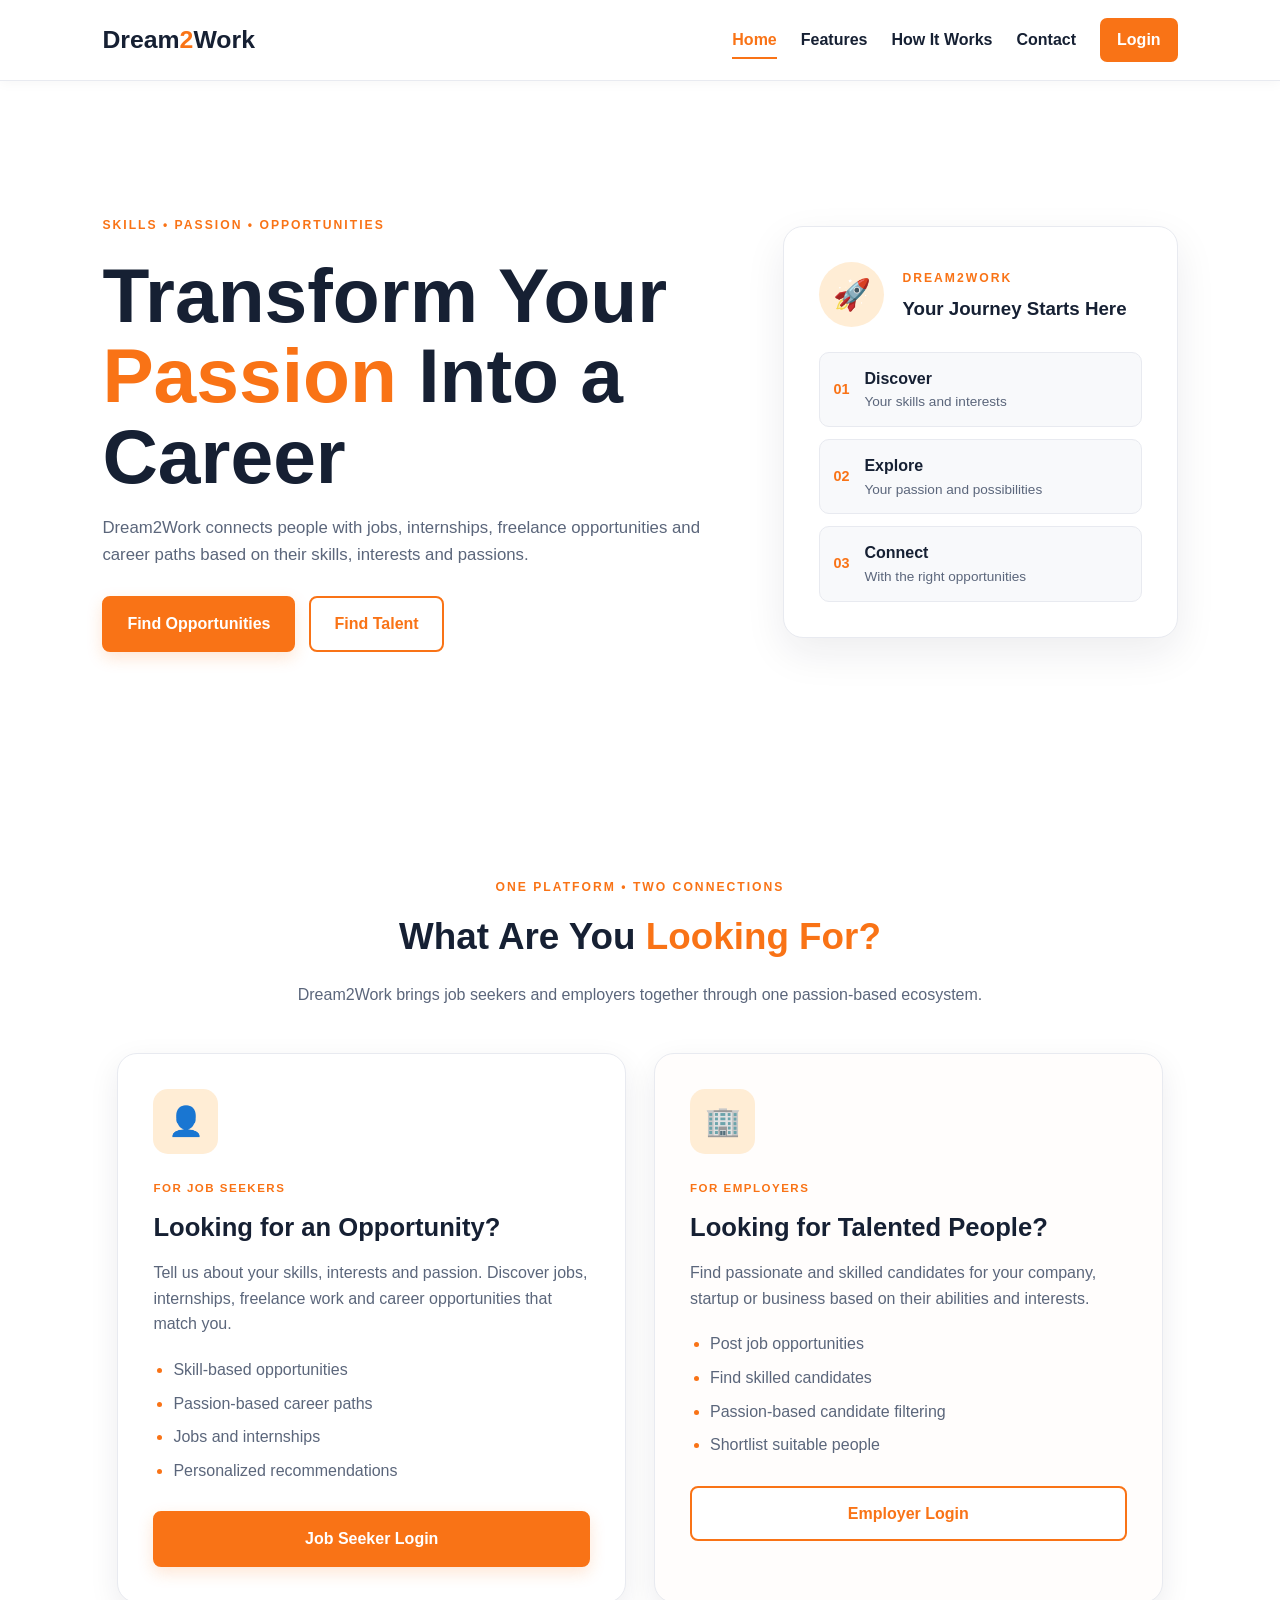
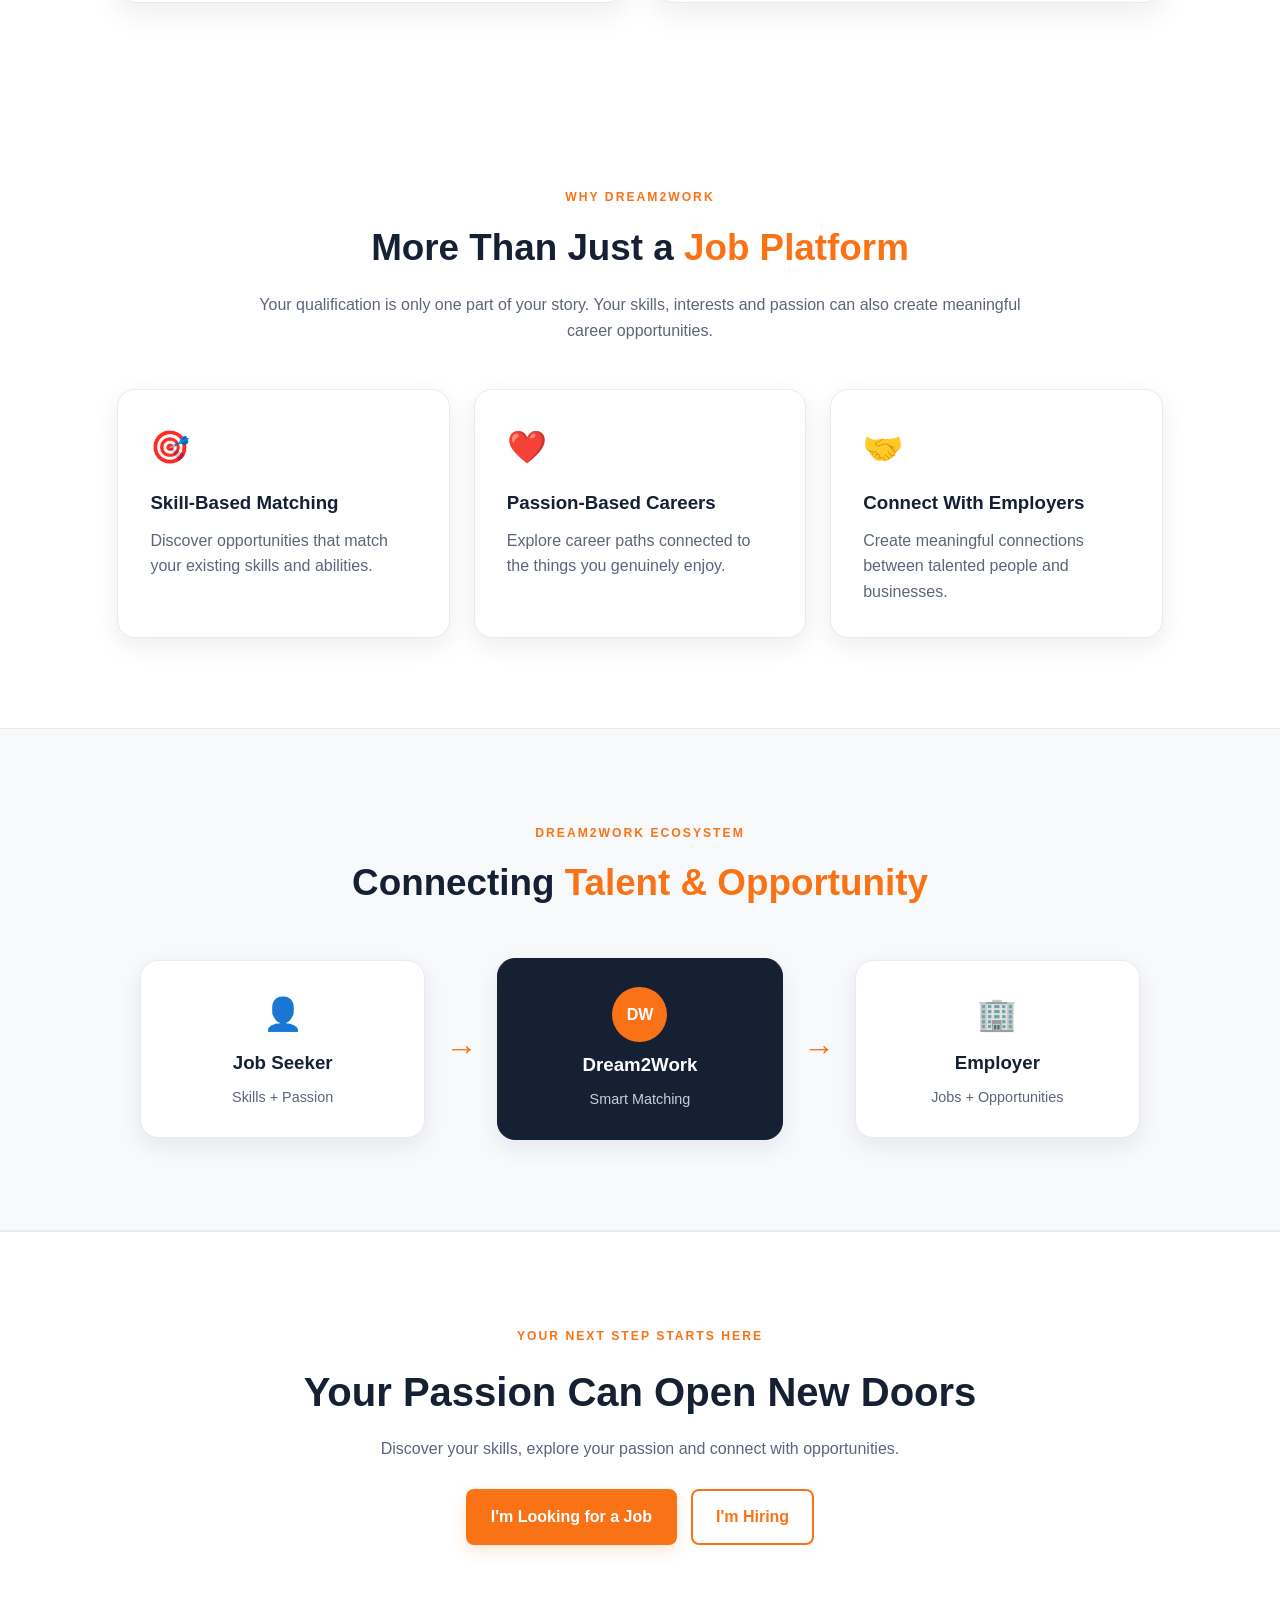
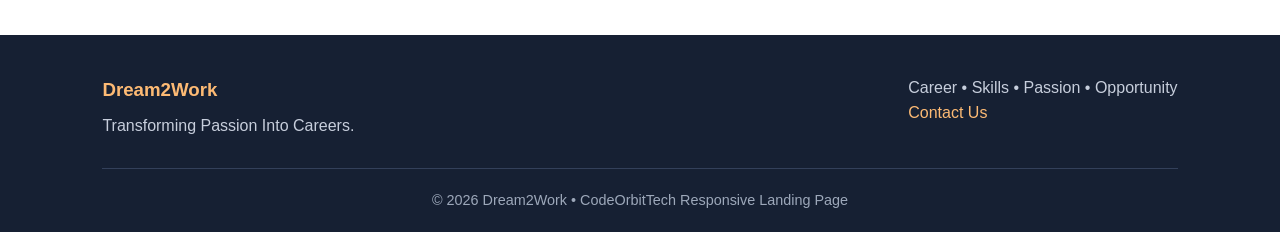
<file: index.html>
<!DOCTYPE html>
<html lang="en">
<head>
  <meta charset="UTF-8">
  <meta name="viewport" content="width=device-width, initial-scale=1.0">
  <title>Dream2Work - Transforming Passion Into Careers</title>
  <link rel="stylesheet" href="style.css">
</head>

<body>

  <!-- NAVBAR -->
  <header class="header">

    <a class="brand" href="index.html">
      Dream<span>2</span>Work
    </a>

    <nav>
      <a href="index.html" class="active">Home</a>
      <a href="features.html">Features</a>
      <a href="how-it-works.html">How It Works</a>
      <a href="contact.html">Contact</a>
      <a href="jobseeker-login.html" class="nav-login">Login</a>
    </nav>

  </header>


  <main>

    <!-- HERO -->
    <section class="hero">

      <div class="hero-content">

        <span class="badge">
          SKILLS • PASSION • OPPORTUNITIES
        </span>

        <h1>
          Transform Your
          <span>Passion</span>
          Into a Career
        </h1>

        <p>
          Dream2Work connects people with jobs, internships,
          freelance opportunities and career paths based on
          their skills, interests and passions.
        </p>

        <div class="hero-buttons">

          <a class="cta" href="jobseeker-login.html">
            Find Opportunities
          </a>

          <a class="secondary-btn" href="employer-login.html">
            Find Talent
          </a>

        </div>

      </div>


      <!-- HERO CARD -->
      <div class="hero-card">

        <div class="hero-card-top">
          <div class="hero-icon">🚀</div>

          <div>
            <span class="small-title">DREAM2WORK</span>
            <h3>Your Journey Starts Here</h3>
          </div>
        </div>


        <div class="journey">

          <div class="journey-item">
            <span>01</span>
            <div>
              <strong>Discover</strong>
              <p>Your skills and interests</p>
            </div>
          </div>

          <div class="journey-item">
            <span>02</span>
            <div>
              <strong>Explore</strong>
              <p>Your passion and possibilities</p>
            </div>
          </div>

          <div class="journey-item">
            <span>03</span>
            <div>
              <strong>Connect</strong>
              <p>With the right opportunities</p>
            </div>
          </div>

        </div>

      </div>

    </section>


    <!-- DUAL LOGIN SECTION -->
    <section class="section login-section">

      <div class="section-heading">

        <span class="small-title">
          ONE PLATFORM • TWO CONNECTIONS
        </span>

        <h2>
          What Are You
          <span>Looking For?</span>
        </h2>

        <p>
          Dream2Work brings job seekers and employers
          together through one passion-based ecosystem.
        </p>

      </div>


      <div class="login-cards">

        <!-- JOB SEEKER -->
        <div class="login-card">

          <div class="login-icon">
            👤
          </div>

          <span class="card-label">
            FOR JOB SEEKERS
          </span>

          <h3>
            Looking for an Opportunity?
          </h3>

          <p>
            Tell us about your skills, interests and passion.
            Discover jobs, internships, freelance work and
            career opportunities that match you.
          </p>

          <ul>
            <li>Skill-based opportunities</li>
            <li>Passion-based career paths</li>
            <li>Jobs and internships</li>
            <li>Personalized recommendations</li>
          </ul>

          <a class="cta full-btn" href="jobseeker-login.html">
            Job Seeker Login
          </a>

        </div>


        <!-- EMPLOYER -->
        <div class="login-card employer-card">

          <div class="login-icon">
            🏢
          </div>

          <span class="card-label">
            FOR EMPLOYERS
          </span>

          <h3>
            Looking for Talented People?
          </h3>

          <p>
            Find passionate and skilled candidates for
            your company, startup or business based on
            their abilities and interests.
          </p>

          <ul>
            <li>Post job opportunities</li>
            <li>Find skilled candidates</li>
            <li>Passion-based candidate filtering</li>
            <li>Shortlist suitable people</li>
          </ul>

          <a class="secondary-btn full-btn" href="employer-login.html">
            Employer Login
          </a>

        </div>

      </div>

    </section>


    <!-- WHY DREAM2WORK -->
    <section class="section">

      <div class="section-heading">

        <span class="small-title">
          WHY DREAM2WORK
        </span>

        <h2>
          More Than Just a
          <span>Job Platform</span>
        </h2>

        <p>
          Your qualification is only one part of your story.
          Your skills, interests and passion can also create
          meaningful career opportunities.
        </p>

      </div>


      <div class="home-cards">

        <div class="feature">

          <div class="icon">🎯</div>

          <h3>
            Skill-Based Matching
          </h3>

          <p>
            Discover opportunities that match your
            existing skills and abilities.
          </p>

        </div>


        <div class="feature">

          <div class="icon">❤️</div>

          <h3>
            Passion-Based Careers
          </h3>

          <p>
            Explore career paths connected to the
            things you genuinely enjoy.
          </p>

        </div>


        <div class="feature">

          <div class="icon">🤝</div>

          <h3>
            Connect With Employers
          </h3>

          <p>
            Create meaningful connections between
            talented people and businesses.
          </p>

        </div>

      </div>

    </section>


    <!-- CONNECTION FLOW -->
    <section class="connection-section">

      <div class="section-heading">

        <span class="small-title">
          DREAM2WORK ECOSYSTEM
        </span>

        <h2>
          Connecting
          <span>Talent & Opportunity</span>
        </h2>

      </div>


      <div class="connection-flow">

        <div class="flow-box">
          <span>👤</span>
          <h3>Job Seeker</h3>
          <p>Skills + Passion</p>
        </div>

        <div class="flow-arrow">
          →
        </div>

        <div class="flow-center">
          <span>DW</span>
          <h3>Dream2Work</h3>
          <p>Smart Matching</p>
        </div>

        <div class="flow-arrow">
          →
        </div>

        <div class="flow-box">
          <span>🏢</span>
          <h3>Employer</h3>
          <p>Jobs + Opportunities</p>
        </div>

      </div>

    </section>


    <!-- CTA -->
    <section class="cta-section">

      <span class="small-title">
        YOUR NEXT STEP STARTS HERE
      </span>

      <h2>
        Your Passion Can Open New Doors
      </h2>

      <p>
        Discover your skills, explore your passion and
        connect with opportunities.
      </p>

      <div class="hero-buttons center-buttons">

        <a class="cta" href="jobseeker-login.html">
          I'm Looking for a Job
        </a>

        <a class="secondary-btn" href="employer-login.html">
          I'm Hiring
        </a>

      </div>

    </section>

  </main>


  <!-- FOOTER -->
  <footer>

    <div class="footer-content">

      <div>
        <h3>Dream2Work</h3>
        <p>
          Transforming Passion Into Careers.
        </p>
      </div>

      <div>
        <p>
          Career • Skills • Passion • Opportunity
        </p>

        <p>
          <a href="contact.html">
            Contact Us
          </a>
        </p>
      </div>

    </div>


    <div class="footer-bottom">

      <p>
        © 2026 Dream2Work • CodeOrbitTech Responsive Landing Page
      </p>

    </div>

  </footer>

</body>
</html>
</file>
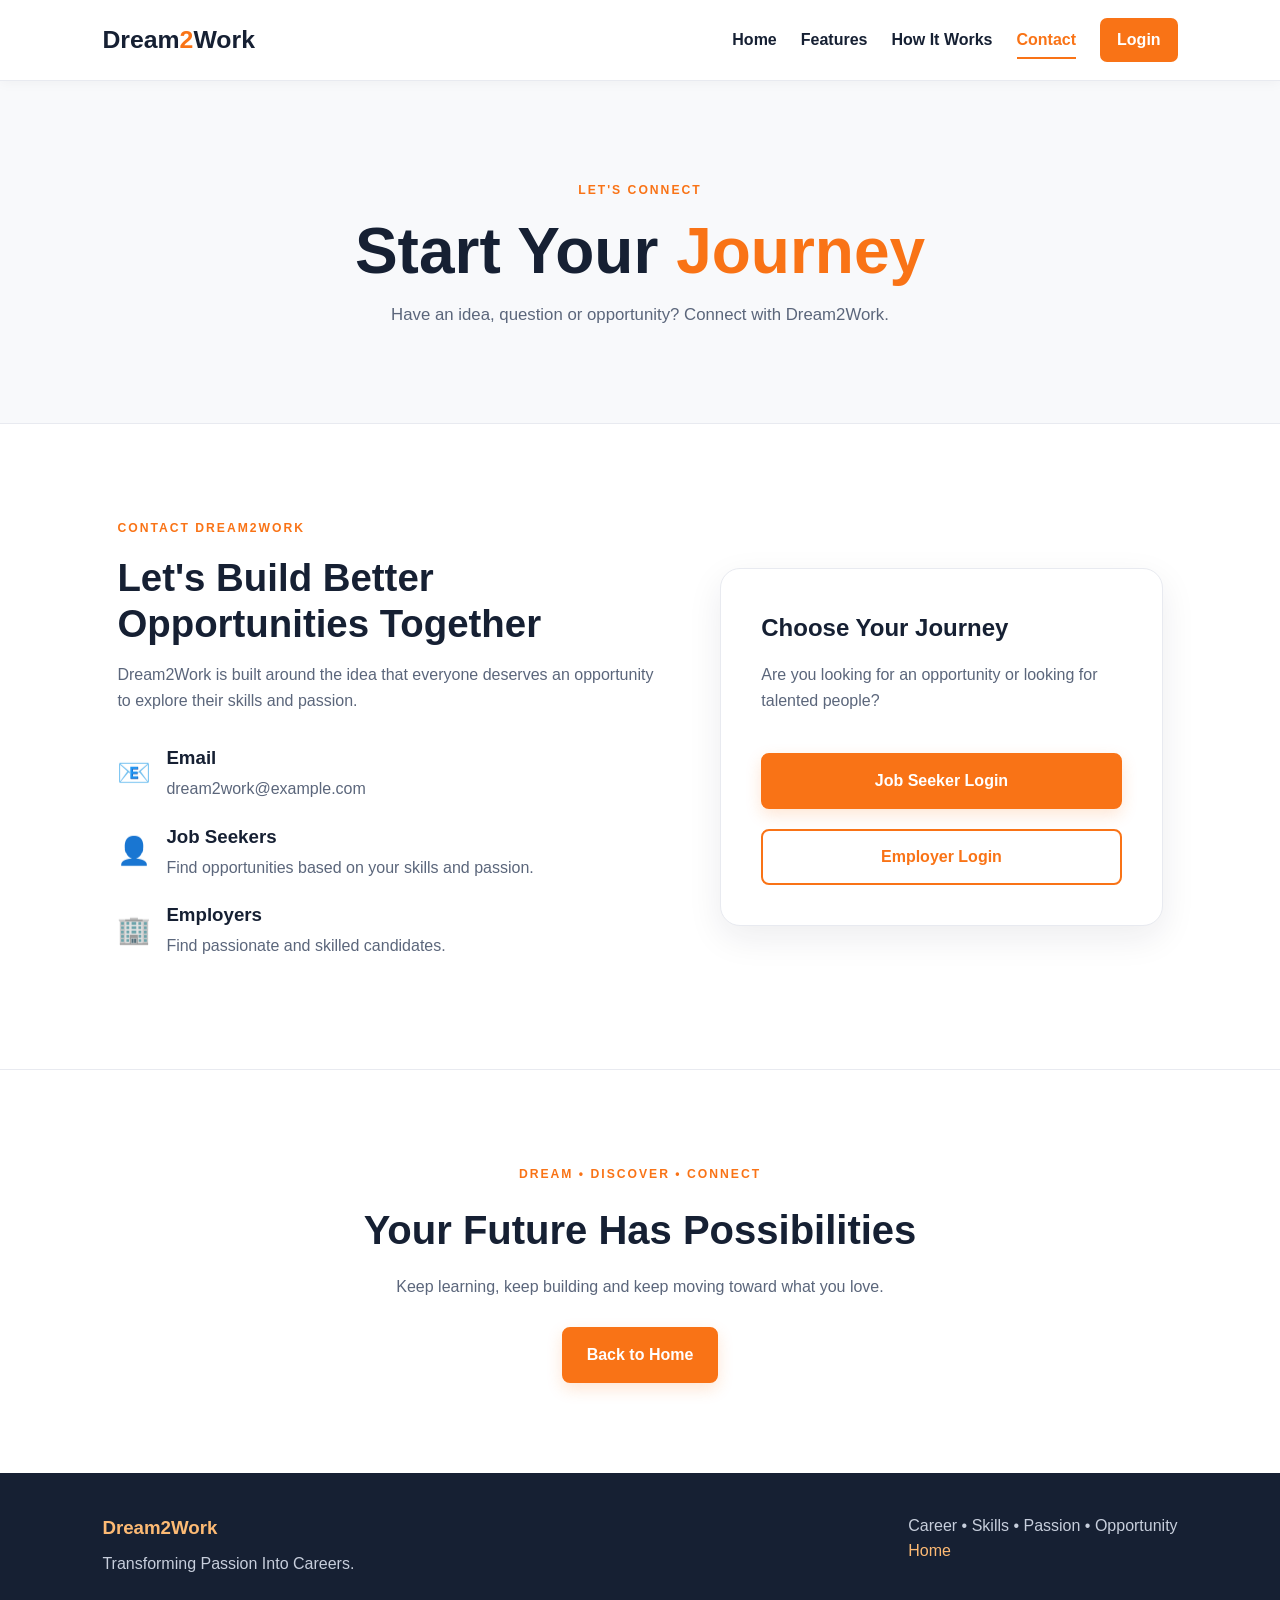
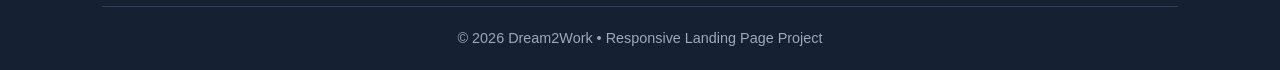
<file: contact.html>
<!DOCTYPE html>
<html lang="en">

<head>

  <meta charset="UTF-8">

  <meta name="viewport"
        content="width=device-width, initial-scale=1.0">

  <title>Dream2Work - Contact</title>

  <link rel="stylesheet" href="style.css">

</head>

<body>


  <!-- NAVBAR -->

  <header class="header">

    <a class="brand" href="index.html">
      Dream<span>2</span>Work
    </a>

    <nav>

      <a href="index.html">
        Home
      </a>

      <a href="features.html">
        Features
      </a>

      <a href="how-it-works.html">
        How It Works
      </a>

      <a href="contact.html"
         class="active">
        Contact
      </a>

      <a href="jobseeker-login.html"
         class="nav-login">
        Login
      </a>

    </nav>

  </header>


  <main>


    <!-- HERO -->

    <section class="page-hero">

      <span class="small-title">
        LET'S CONNECT
      </span>

      <h1>
        Start Your
        <span>Journey</span>
      </h1>

      <p>
        Have an idea, question or opportunity?
        Connect with Dream2Work.
      </p>

    </section>


    <!-- CONTACT -->

    <section class="section contact-section">

      <div class="contact-grid">


        <div class="contact-info">

          <span class="small-title">
            CONTACT DREAM2WORK
          </span>

          <h2>
            Let's Build Better Opportunities Together
          </h2>

          <p>
            Dream2Work is built around the idea that
            everyone deserves an opportunity to explore
            their skills and passion.
          </p>


          <div class="contact-item">

            <span>
              📧
            </span>

            <div>

              <h3>
                Email
              </h3>

              <p>
                dream2work@example.com
              </p>

            </div>

          </div>


          <div class="contact-item">

            <span>
              👤
            </span>

            <div>

              <h3>
                Job Seekers
              </h3>

              <p>
                Find opportunities based on your skills
                and passion.
              </p>

            </div>

          </div>


          <div class="contact-item">

            <span>
              🏢
            </span>

            <div>

              <h3>
                Employers
              </h3>

              <p>
                Find passionate and skilled candidates.
              </p>

            </div>

          </div>

        </div>


        <div class="contact-card">

          <h2>
            Choose Your Journey
          </h2>

          <p>
            Are you looking for an opportunity or
            looking for talented people?
          </p>


          <a class="cta full-btn"
             href="jobseeker-login.html">
            Job Seeker Login
          </a>


          <a class="secondary-btn full-btn"
             href="employer-login.html">
            Employer Login
          </a>

        </div>

      </div>

    </section>


    <!-- CTA -->

    <section class="cta-section">

      <span class="small-title">
        DREAM • DISCOVER • CONNECT
      </span>

      <h2>
        Your Future Has Possibilities
      </h2>

      <p>
        Keep learning, keep building and keep moving
        toward what you love.
      </p>

      <a class="cta"
         href="index.html">
        Back to Home
      </a>

    </section>


  </main>


  <!-- FOOTER -->

  <footer>

    <div class="footer-content">

      <div>

        <h3>
          Dream2Work
        </h3>

        <p>
          Transforming Passion Into Careers.
        </p>

      </div>


      <div>

        <p>
          Career • Skills • Passion • Opportunity
        </p>

        <p>
          <a href="index.html">
            Home
          </a>
        </p>

      </div>

    </div>


    <div class="footer-bottom">

      <p>
        © 2026 Dream2Work • Responsive Landing Page Project
      </p>

    </div>

  </footer>


</body>
</html>
</file>
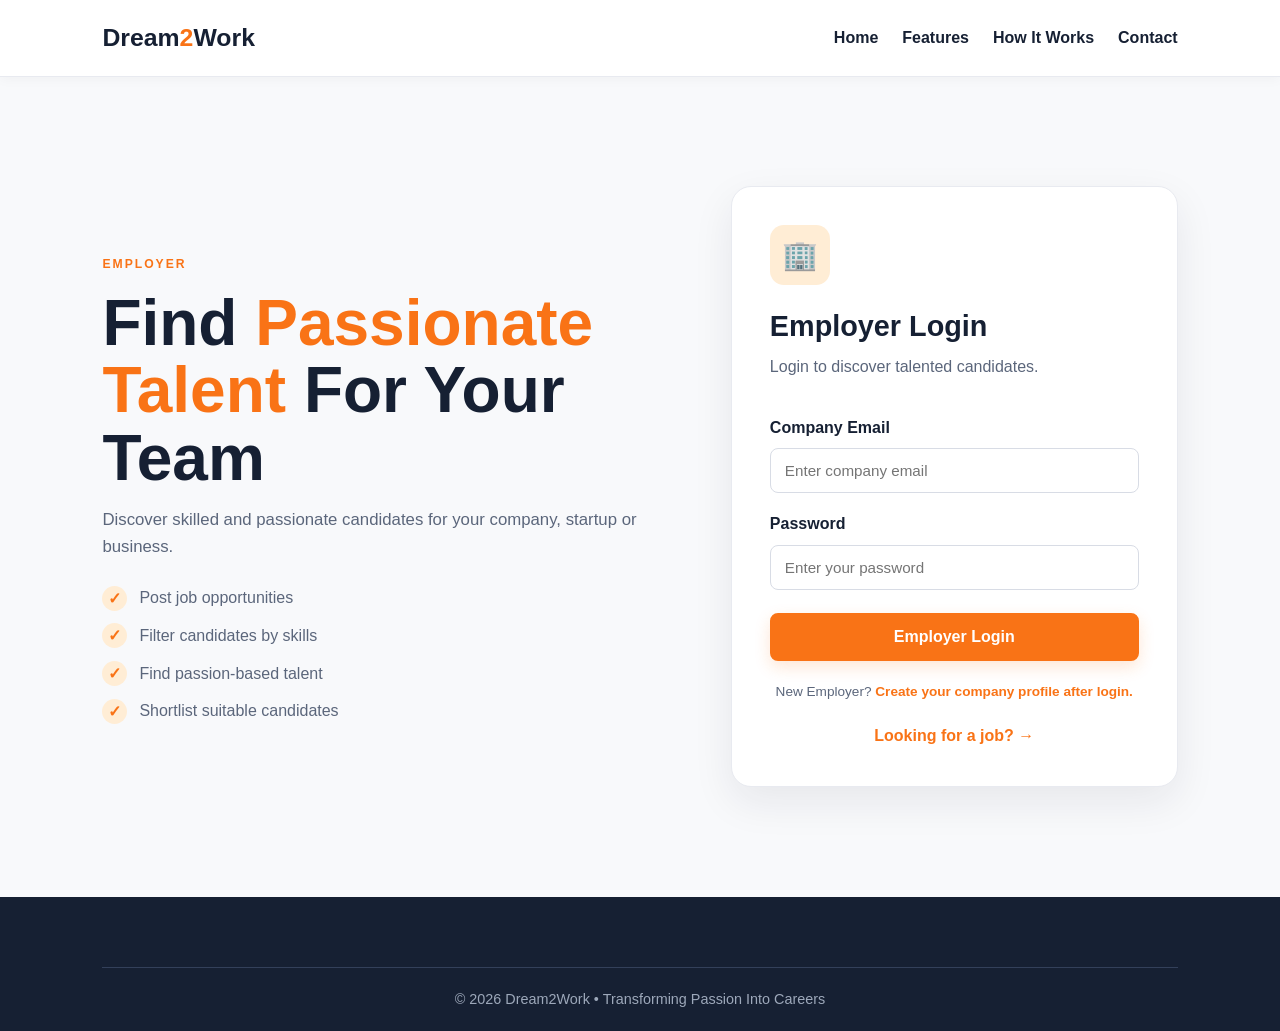
<file: employer-login.html>
<!DOCTYPE html>
<html lang="en">

<head>

  <meta charset="UTF-8">

  <meta name="viewport"
        content="width=device-width, initial-scale=1.0">

  <title>Dream2Work - Employer Login</title>

  <link rel="stylesheet" href="style.css">

</head>

<body>


  <!-- NAVBAR -->

  <header class="header">

    <a class="brand" href="index.html">
      Dream<span>2</span>Work
    </a>

    <nav>

      <a href="index.html">
        Home
      </a>

      <a href="features.html">
        Features
      </a>

      <a href="how-it-works.html">
        How It Works
      </a>

      <a href="contact.html">
        Contact
      </a>

    </nav>

  </header>


  <main class="login-page">


    <div class="login-container">


      <!-- LEFT -->

      <div class="login-intro employer-intro">

        <span class="small-title">
          EMPLOYER
        </span>

        <h1>
          Find
          <span>Passionate Talent</span>
          For Your Team
        </h1>

        <p>
          Discover skilled and passionate candidates
          for your company, startup or business.
        </p>


        <div class="login-benefits">

          <div>
            <span>✓</span>
            <p>Post job opportunities</p>
          </div>

          <div>
            <span>✓</span>
            <p>Filter candidates by skills</p>
          </div>

          <div>
            <span>✓</span>
            <p>Find passion-based talent</p>
          </div>

          <div>
            <span>✓</span>
            <p>Shortlist suitable candidates</p>
          </div>

        </div>

      </div>


      <!-- LOGIN FORM -->

      <div class="auth-card">

        <div class="auth-icon employer-auth-icon">
          🏢
        </div>

        <h2>
          Employer Login
        </h2>

        <p class="auth-subtitle">
          Login to discover talented candidates.
        </p>


        <form>

          <label for="company-email">
            Company Email
          </label>

          <input
            type="email"
            id="company-email"
            placeholder="Enter company email"
            required
          >


          <label for="company-password">
            Password
          </label>

          <input
            type="password"
            id="company-password"
            placeholder="Enter your password"
            required
          >


          <button type="submit"
                  class="cta auth-button">
            Employer Login
          </button>

        </form>


        <p class="auth-note">
          New Employer?
          <span>Create your company profile after login.</span>
        </p>


        <a href="jobseeker-login.html"
           class="switch-login">
          Looking for a job? →
        </a>

      </div>

    </div>


  </main>


  <footer>

    <div class="footer-bottom">

      <p>
        © 2026 Dream2Work • Transforming Passion Into Careers
      </p>

    </div>

  </footer>


</body>
</html>
</file>
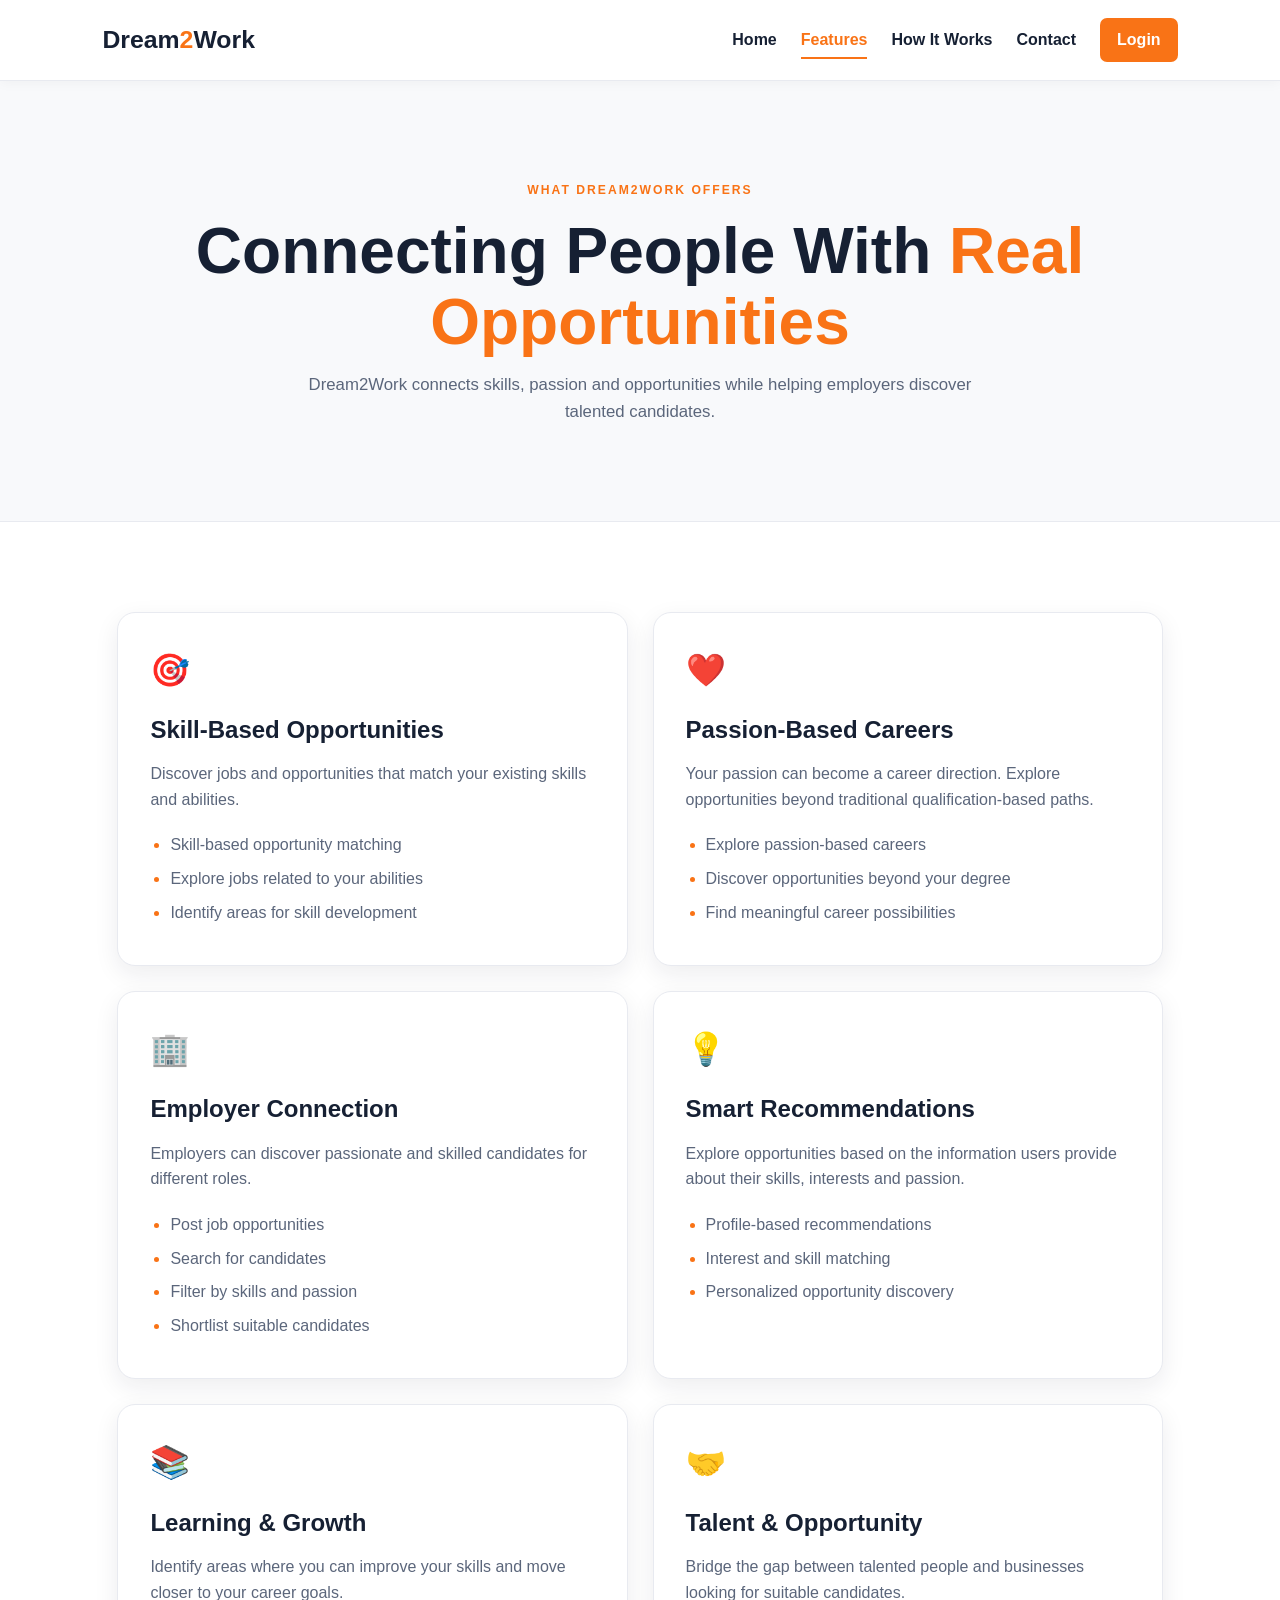
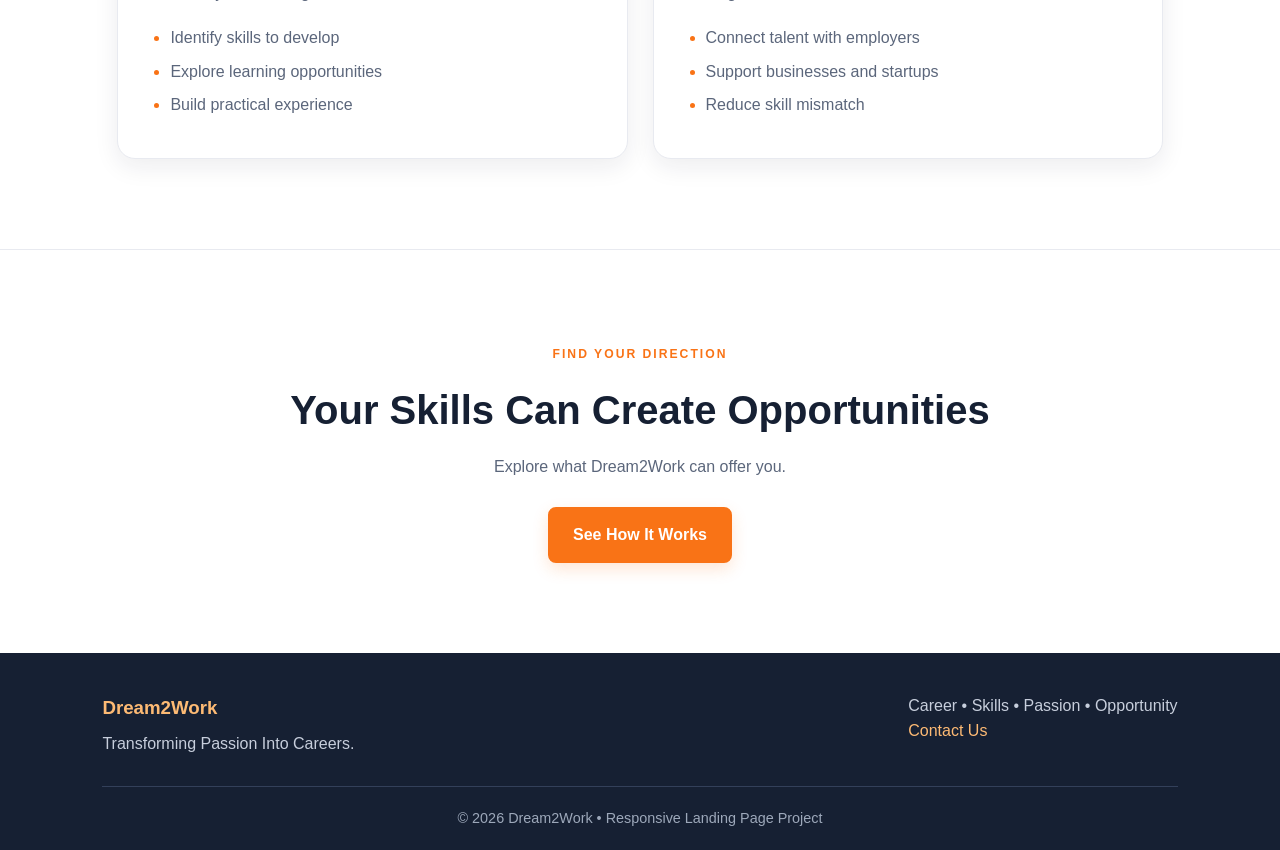
<file: features.html>
<!DOCTYPE html>
<html lang="en">

<head>
  <meta charset="UTF-8">
  <meta name="viewport" content="width=device-width, initial-scale=1.0">

  <title>Dream2Work - Features</title>

  <link rel="stylesheet" href="style.css">
</head>

<body>

  <!-- NAVBAR -->
  <header class="header">

    <a class="brand" href="index.html">
      Dream<span>2</span>Work
    </a>

    <nav>
      <a href="index.html">Home</a>
      <a href="features.html" class="active">Features</a>
      <a href="how-it-works.html">How It Works</a>
      <a href="contact.html">Contact</a>
      <a href="jobseeker-login.html" class="nav-login">Login</a>
    </nav>

  </header>


  <main>

    <!-- PAGE HERO -->
    <section class="page-hero">

      <span class="small-title">
        WHAT DREAM2WORK OFFERS
      </span>

      <h1>
        Connecting People With
        <span>Real Opportunities</span>
      </h1>

      <p>
        Dream2Work connects skills, passion and opportunities
        while helping employers discover talented candidates.
      </p>

    </section>


    <!-- FEATURES -->
    <section class="section">

      <div class="feature-page-grid">


        <div class="feature large-feature">

          <div class="icon">🎯</div>

          <h2>
            Skill-Based Opportunities
          </h2>

          <p>
            Discover jobs and opportunities that match
            your existing skills and abilities.
          </p>

          <ul>
            <li>Skill-based opportunity matching</li>
            <li>Explore jobs related to your abilities</li>
            <li>Identify areas for skill development</li>
          </ul>

        </div>


        <div class="feature large-feature">

          <div class="icon">❤️</div>

          <h2>
            Passion-Based Careers
          </h2>

          <p>
            Your passion can become a career direction.
            Explore opportunities beyond traditional
            qualification-based paths.
          </p>

          <ul>
            <li>Explore passion-based careers</li>
            <li>Discover opportunities beyond your degree</li>
            <li>Find meaningful career possibilities</li>
          </ul>

        </div>


        <div class="feature large-feature">

          <div class="icon">🏢</div>

          <h2>
            Employer Connection
          </h2>

          <p>
            Employers can discover passionate and skilled
            candidates for different roles.
          </p>

          <ul>
            <li>Post job opportunities</li>
            <li>Search for candidates</li>
            <li>Filter by skills and passion</li>
            <li>Shortlist suitable candidates</li>
          </ul>

        </div>


        <div class="feature large-feature">

          <div class="icon">💡</div>

          <h2>
            Smart Recommendations
          </h2>

          <p>
            Explore opportunities based on the information
            users provide about their skills, interests
            and passion.
          </p>

          <ul>
            <li>Profile-based recommendations</li>
            <li>Interest and skill matching</li>
            <li>Personalized opportunity discovery</li>
          </ul>

        </div>


        <div class="feature large-feature">

          <div class="icon">📚</div>

          <h2>
            Learning & Growth
          </h2>

          <p>
            Identify areas where you can improve your
            skills and move closer to your career goals.
          </p>

          <ul>
            <li>Identify skills to develop</li>
            <li>Explore learning opportunities</li>
            <li>Build practical experience</li>
          </ul>

        </div>


        <div class="feature large-feature">

          <div class="icon">🤝</div>

          <h2>
            Talent & Opportunity
          </h2>

          <p>
            Bridge the gap between talented people and
            businesses looking for suitable candidates.
          </p>

          <ul>
            <li>Connect talent with employers</li>
            <li>Support businesses and startups</li>
            <li>Reduce skill mismatch</li>
          </ul>

        </div>

      </div>

    </section>


    <!-- CTA -->
    <section class="cta-section">

      <span class="small-title">
        FIND YOUR DIRECTION
      </span>

      <h2>
        Your Skills Can Create Opportunities
      </h2>

      <p>
        Explore what Dream2Work can offer you.
      </p>

      <a class="cta" href="how-it-works.html">
        See How It Works
      </a>

    </section>

  </main>


  <!-- FOOTER -->
  <footer>

    <div class="footer-content">

      <div>
        <h3>Dream2Work</h3>
        <p>
          Transforming Passion Into Careers.
        </p>
      </div>

      <div>
        <p>
          Career • Skills • Passion • Opportunity
        </p>

        <p>
          <a href="contact.html">
            Contact Us
          </a>
        </p>
      </div>

    </div>

    <div class="footer-bottom">
      <p>
        © 2026 Dream2Work • Responsive Landing Page Project
      </p>
    </div>

  </footer>

</body>
</html>
</file>
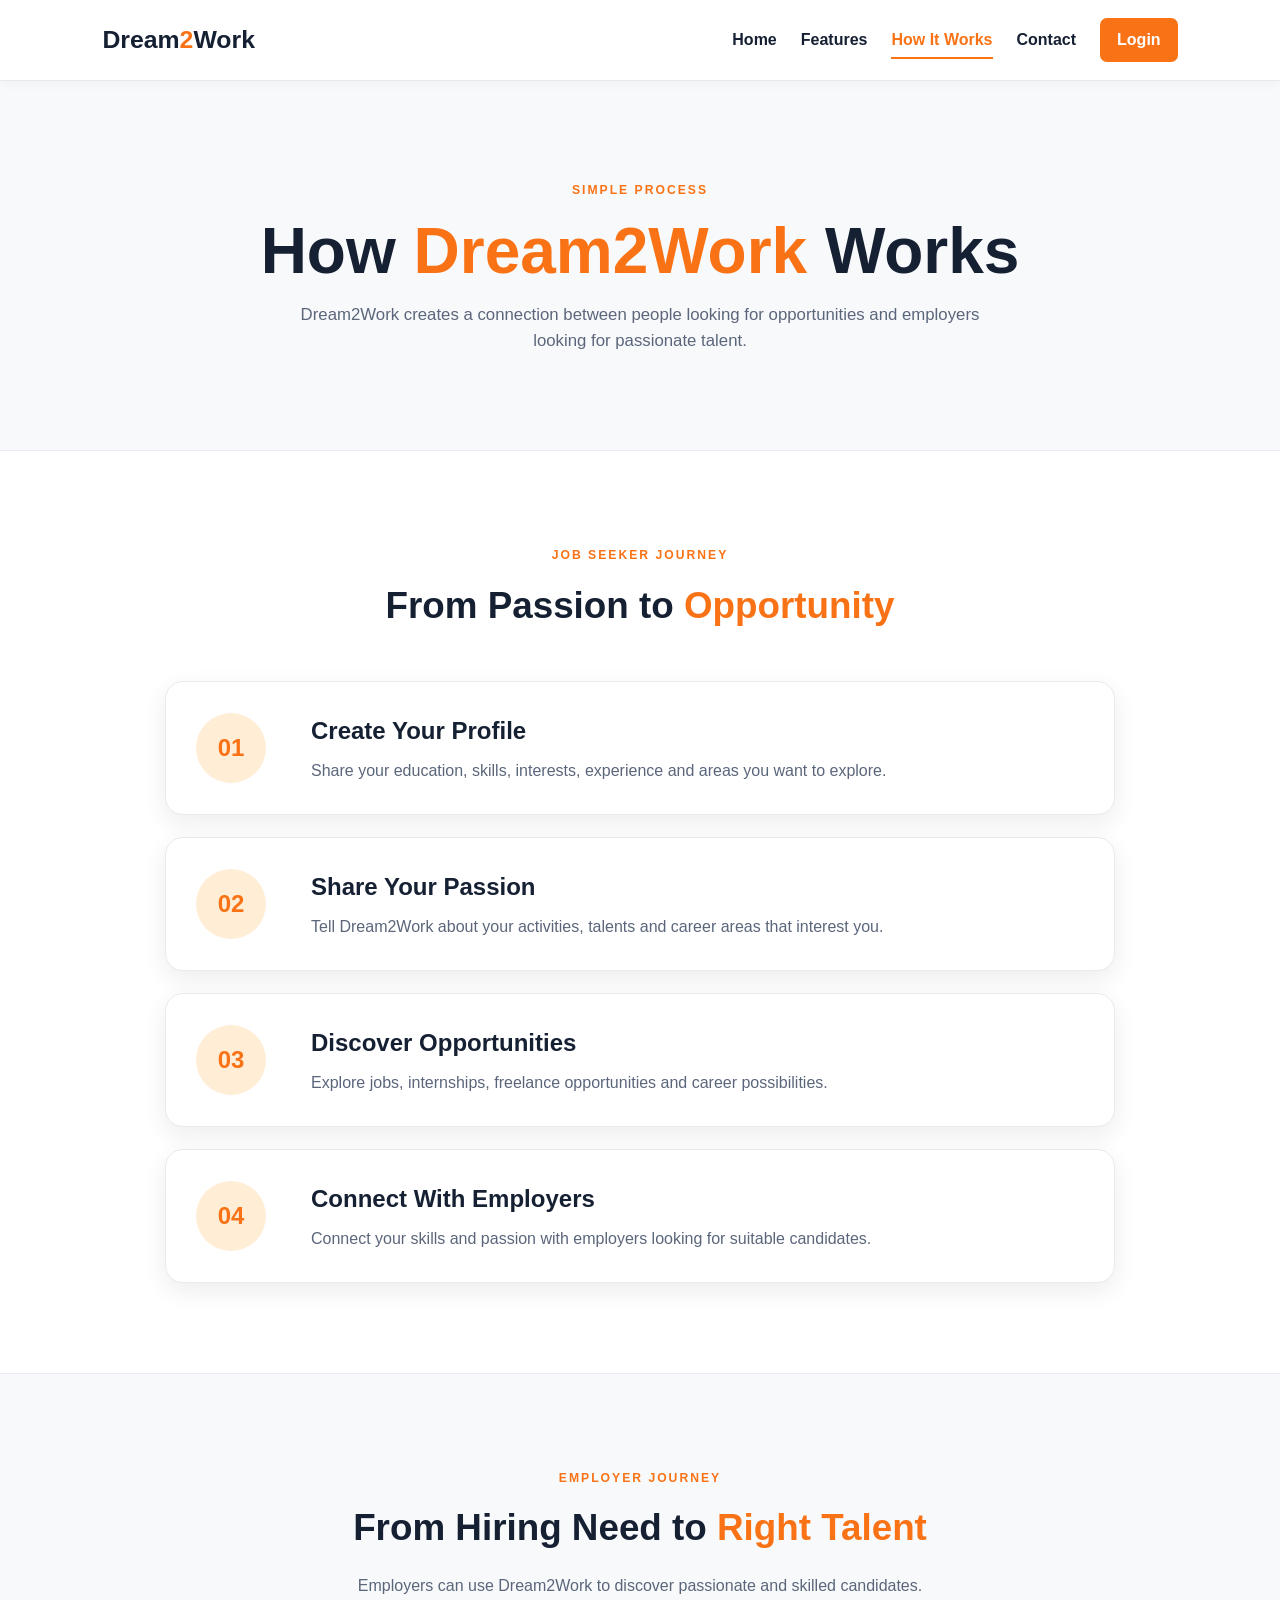
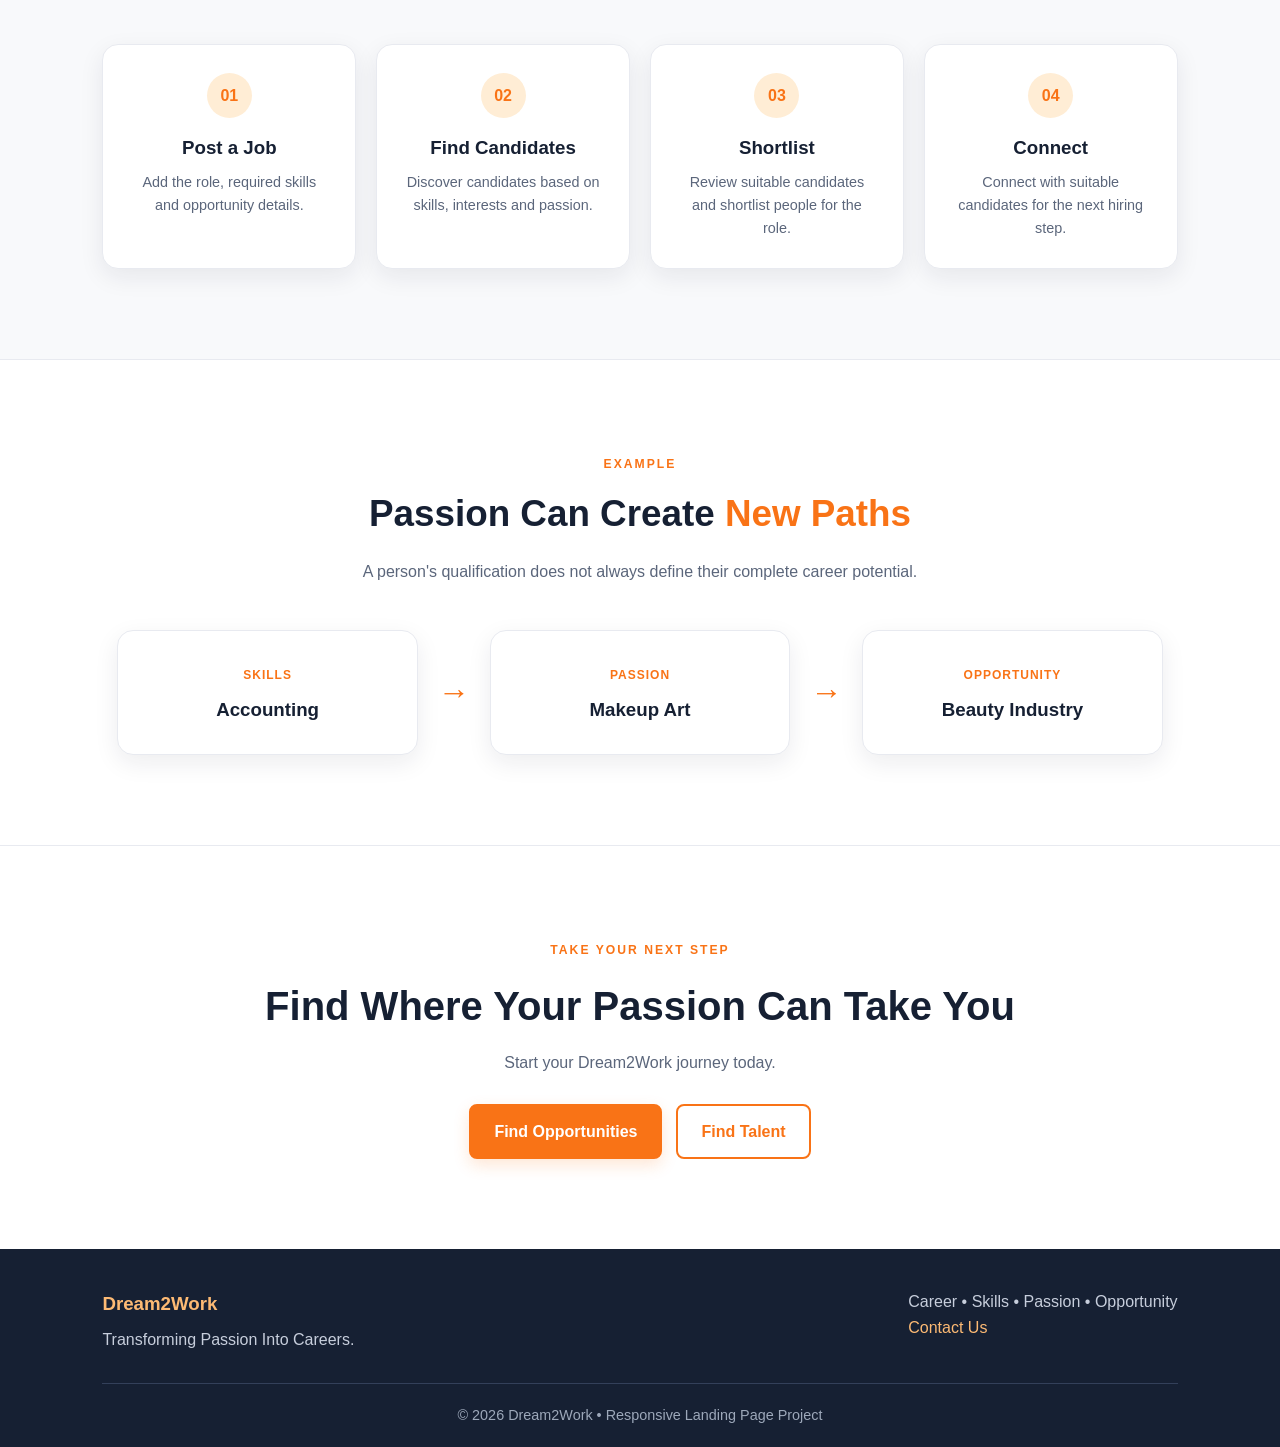
<file: how-it-works.html>
<!DOCTYPE html>
<html lang="en">

<head>

  <meta charset="UTF-8">

  <meta name="viewport"
        content="width=device-width, initial-scale=1.0">

  <title>Dream2Work - How It Works</title>

  <link rel="stylesheet" href="style.css">

</head>

<body>


  <!-- NAVBAR -->

  <header class="header">

    <a class="brand" href="index.html">
      Dream<span>2</span>Work
    </a>

    <nav>

      <a href="index.html">
        Home
      </a>

      <a href="features.html">
        Features
      </a>

      <a href="how-it-works.html" class="active">
        How It Works
      </a>

      <a href="contact.html">
        Contact
      </a>

      <a href="jobseeker-login.html"
         class="nav-login">
        Login
      </a>

    </nav>

  </header>


  <main>


    <!-- HERO -->

    <section class="page-hero">

      <span class="small-title">
        SIMPLE PROCESS
      </span>

      <h1>
        How
        <span>Dream2Work</span>
        Works
      </h1>

      <p>
        Dream2Work creates a connection between people
        looking for opportunities and employers looking
        for passionate talent.
      </p>

    </section>


    <!-- JOB SEEKER FLOW -->

    <section class="section">

      <div class="section-heading">

        <span class="small-title">
          JOB SEEKER JOURNEY
        </span>

        <h2>
          From Passion to
          <span>Opportunity</span>
        </h2>

      </div>


      <div class="steps-page">


        <div class="step-card">

          <div class="step-number">
            01
          </div>

          <div>

            <h2>
              Create Your Profile
            </h2>

            <p>
              Share your education, skills, interests,
              experience and areas you want to explore.
            </p>

          </div>

        </div>


        <div class="step-card">

          <div class="step-number">
            02
          </div>

          <div>

            <h2>
              Share Your Passion
            </h2>

            <p>
              Tell Dream2Work about your activities,
              talents and career areas that interest you.
            </p>

          </div>

        </div>


        <div class="step-card">

          <div class="step-number">
            03
          </div>

          <div>

            <h2>
              Discover Opportunities
            </h2>

            <p>
              Explore jobs, internships, freelance
              opportunities and career possibilities.
            </p>

          </div>

        </div>


        <div class="step-card">

          <div class="step-number">
            04
          </div>

          <div>

            <h2>
              Connect With Employers
            </h2>

            <p>
              Connect your skills and passion with
              employers looking for suitable candidates.
            </p>

          </div>

        </div>

      </div>

    </section>


    <!-- EMPLOYER FLOW -->

    <section class="employer-flow-section">

      <div class="section-heading">

        <span class="small-title">
          EMPLOYER JOURNEY
        </span>

        <h2>
          From Hiring Need to
          <span>Right Talent</span>
        </h2>

        <p>
          Employers can use Dream2Work to discover
          passionate and skilled candidates.
        </p>

      </div>


      <div class="employer-flow">

        <div class="flow-card">

          <span>01</span>

          <h3>
            Post a Job
          </h3>

          <p>
            Add the role, required skills and
            opportunity details.
          </p>

        </div>


        <div class="flow-card">

          <span>02</span>

          <h3>
            Find Candidates
          </h3>

          <p>
            Discover candidates based on skills,
            interests and passion.
          </p>

        </div>


        <div class="flow-card">

          <span>03</span>

          <h3>
            Shortlist
          </h3>

          <p>
            Review suitable candidates and
            shortlist people for the role.
          </p>

        </div>


        <div class="flow-card">

          <span>04</span>

          <h3>
            Connect
          </h3>

          <p>
            Connect with suitable candidates
            for the next hiring step.
          </p>

        </div>

      </div>

    </section>


    <!-- EXAMPLE -->

    <section class="section">

      <div class="section-heading">

        <span class="small-title">
          EXAMPLE
        </span>

        <h2>
          Passion Can Create
          <span>New Paths</span>
        </h2>

        <p>
          A person's qualification does not always
          define their complete career potential.
        </p>

      </div>


      <div class="example-card">

        <div class="example-box">

          <span>
            SKILLS
          </span>

          <h3>
            Accounting
          </h3>

        </div>


        <div class="arrow">
          →
        </div>


        <div class="example-box">

          <span>
            PASSION
          </span>

          <h3>
            Makeup Art
          </h3>

        </div>


        <div class="arrow">
          →
        </div>


        <div class="example-box">

          <span>
            OPPORTUNITY
          </span>

          <h3>
            Beauty Industry
          </h3>

        </div>

      </div>

    </section>


    <!-- CTA -->

    <section class="cta-section">

      <span class="small-title">
        TAKE YOUR NEXT STEP
      </span>

      <h2>
        Find Where Your Passion Can Take You
      </h2>

      <p>
        Start your Dream2Work journey today.
      </p>

      <div class="hero-buttons center-buttons">

        <a class="cta"
           href="jobseeker-login.html">
          Find Opportunities
        </a>

        <a class="secondary-btn"
           href="employer-login.html">
          Find Talent
        </a>

      </div>

    </section>


  </main>


  <!-- FOOTER -->

  <footer>

    <div class="footer-content">

      <div>

        <h3>
          Dream2Work
        </h3>

        <p>
          Transforming Passion Into Careers.
        </p>

      </div>


      <div>

        <p>
          Career • Skills • Passion • Opportunity
        </p>

        <p>
          <a href="contact.html">
            Contact Us
          </a>
        </p>

      </div>

    </div>


    <div class="footer-bottom">

      <p>
        © 2026 Dream2Work • Responsive Landing Page Project
      </p>

    </div>

  </footer>


</body>
</html>
</file>
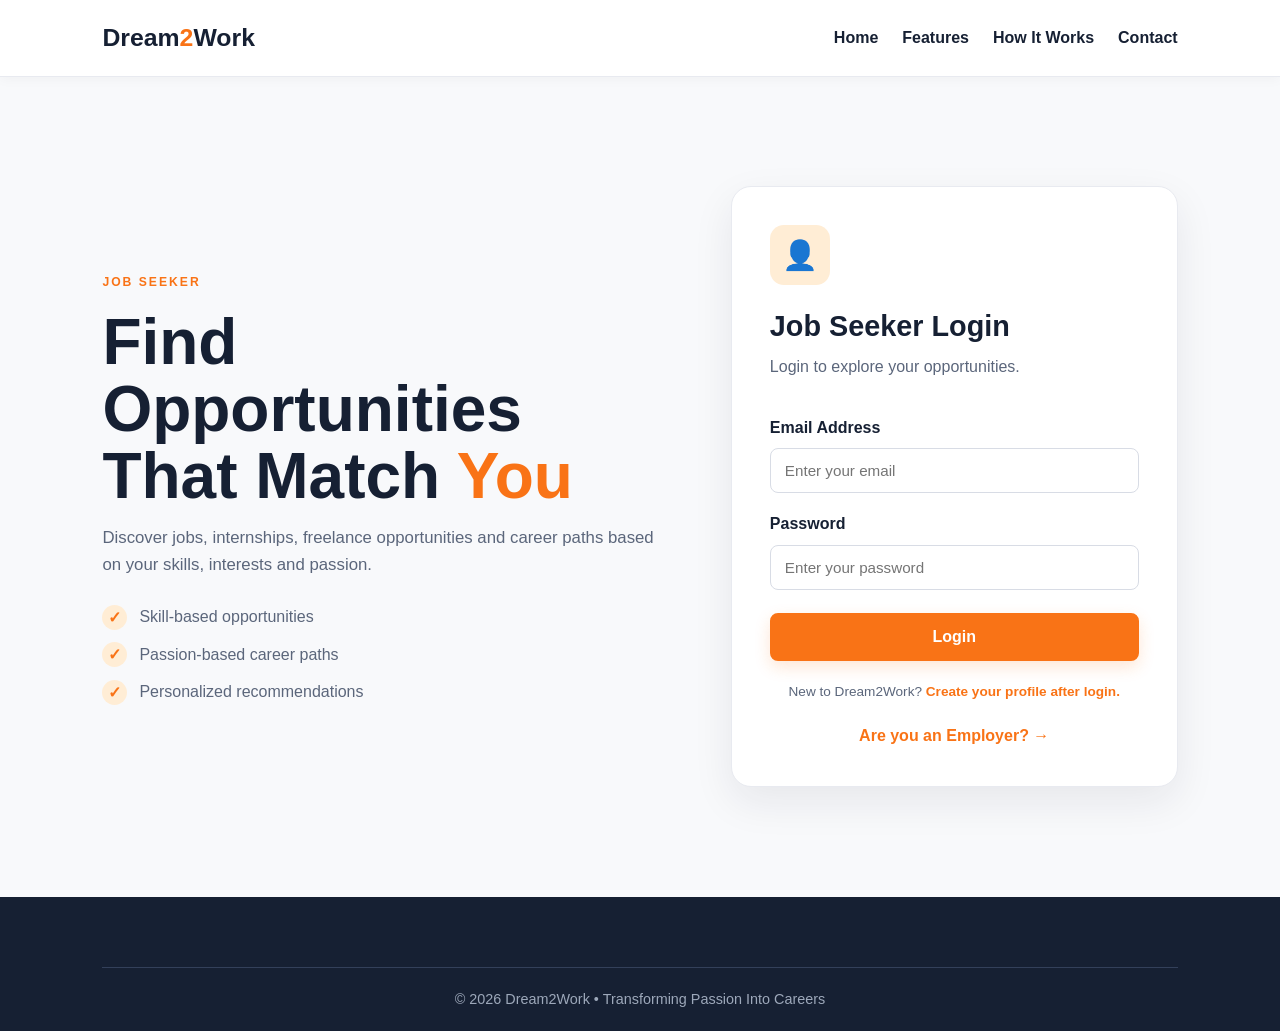
<file: jobseeker-login.html>
<!DOCTYPE html>
<html lang="en">

<head>

  <meta charset="UTF-8">

  <meta name="viewport"
        content="width=device-width, initial-scale=1.0">

  <title>Dream2Work - Job Seeker Login</title>

  <link rel="stylesheet" href="style.css">

</head>

<body>


  <!-- NAVBAR -->

  <header class="header">

    <a class="brand" href="index.html">
      Dream<span>2</span>Work
    </a>

    <nav>

      <a href="index.html">
        Home
      </a>

      <a href="features.html">
        Features
      </a>

      <a href="how-it-works.html">
        How It Works
      </a>

      <a href="contact.html">
        Contact
      </a>

    </nav>

  </header>


  <main class="login-page">


    <div class="login-container">


      <!-- LEFT -->

      <div class="login-intro">

        <span class="small-title">
          JOB SEEKER
        </span>

        <h1>
          Find Opportunities
          That Match
          <span>You</span>
        </h1>

        <p>
          Discover jobs, internships, freelance
          opportunities and career paths based on
          your skills, interests and passion.
        </p>


        <div class="login-benefits">

          <div>
            <span>✓</span>
            <p>Skill-based opportunities</p>
          </div>

          <div>
            <span>✓</span>
            <p>Passion-based career paths</p>
          </div>

          <div>
            <span>✓</span>
            <p>Personalized recommendations</p>
          </div>

        </div>

      </div>


      <!-- LOGIN FORM -->

      <div class="auth-card">

        <div class="auth-icon">
          👤
        </div>

        <h2>
          Job Seeker Login
        </h2>

        <p class="auth-subtitle">
          Login to explore your opportunities.
        </p>


        <form>

          <label for="email">
            Email Address
          </label>

          <input
            type="email"
            id="email"
            placeholder="Enter your email"
            required
          >


          <label for="password">
            Password
          </label>

          <input
            type="password"
            id="password"
            placeholder="Enter your password"
            required
          >


          <button type="submit"
                  class="cta auth-button">
            Login
          </button>

        </form>


        <p class="auth-note">
          New to Dream2Work?
          <span>Create your profile after login.</span>
        </p>


        <a href="employer-login.html"
           class="switch-login">
          Are you an Employer? →
        </a>

      </div>

    </div>


  </main>


  <footer>

    <div class="footer-bottom">

      <p>
        © 2026 Dream2Work • Transforming Passion Into Careers
      </p>

    </div>

  </footer>


</body>
</html>
</file>
<file: style.css>
/* =========================================================
   DREAM2WORK
   Professional Orange + Navy Theme
   CodeOrbitTech Internship - Task 2
   ========================================================= */


/* =========================================================
   COLOR VARIABLES
   ========================================================= */

:root {

  --orange: #F97316;

  --orange-dark: #EA580C;

  --orange-light: #FFF7ED;

  --orange-soft: #FFEDD5;

  --navy: #162033;

  --text: #243047;

  --muted: #5B667B;

  --white: #FFFFFF;

  --border: #E8EAF0;

  --light-gray: #F8F9FB;

  --shadow: rgba(20, 30, 50, 0.08);

}


/* =========================================================
   RESET
   ========================================================= */

* {
  box-sizing: border-box;

  margin: 0;

  padding: 0;
}

html {
  scroll-behavior: smooth;
}

body {

  font-family: Arial, sans-serif;

  color: var(--text);

  background: var(--white);

  line-height: 1.6;
}


/* =========================================================
   NAVBAR
   ========================================================= */

.header {

  display: flex;

  justify-content: space-between;

  align-items: center;

  padding: 18px 8%;

  background: var(--white);

  border-bottom: 1px solid var(--border);

  box-shadow: 0 2px 12px rgba(0, 0, 0, 0.04);

  position: sticky;

  top: 0;

  z-index: 100;
}


.brand {

  text-decoration: none;

  font-size: 1.55rem;

  font-weight: 800;

  color: var(--navy);
}

.brand span {
  color: var(--orange);
}


nav {

  display: flex;

  align-items: center;

  gap: 24px;
}


nav a {

  text-decoration: none;

  color: var(--navy);

  font-weight: 600;

  transition: 0.3s ease;

  position: relative;
}


nav a:hover,
nav a.active {

  color: var(--orange);
}


nav a::after {

  content: "";

  position: absolute;

  left: 0;

  bottom: -6px;

  width: 0;

  height: 2px;

  background: var(--orange);

  transition: 0.3s ease;
}


nav a:hover::after,
nav a.active::after {

  width: 100%;
}


/* Login button in navbar */

.nav-login {

  background: var(--orange);

  color: var(--white) !important;

  padding: 9px 17px;

  border-radius: 7px;
}

.nav-login:hover {

  background: var(--orange-dark);

  color: var(--white) !important;
}

.nav-login::after {
  display: none;
}


/* =========================================================
   BUTTONS
   ========================================================= */

.cta,
.secondary-btn {

  display: inline-block;

  padding: 13px 23px;

  border-radius: 8px;

  text-decoration: none;

  font-weight: 700;

  transition: 0.3s ease;

  cursor: pointer;
}


.cta {

  color: var(--white);

  background: var(--orange);

  border: 2px solid var(--orange);

  box-shadow: 0 6px 16px rgba(249, 115, 22, 0.18);
}


.cta:hover {

  background: var(--orange-dark);

  border-color: var(--orange-dark);

  transform: translateY(-2px);
}


.secondary-btn {

  color: var(--orange);

  background: var(--white);

  border: 2px solid var(--orange);
}


.secondary-btn:hover {

  background: var(--orange);

  color: var(--white);

  transform: translateY(-2px);
}


.full-btn {

  width: 100%;

  text-align: center;

  margin-top: 20px;
}


/* =========================================================
   HERO
   ========================================================= */

.hero {

  display: grid;

  grid-template-columns: 1.25fr 0.8fr;

  gap: 65px;

  align-items: center;

  min-height: 78vh;

  padding: 80px 8%;

  background: var(--white);
}


.badge,
.small-title {

  font-size: 0.76rem;

  letter-spacing: 2px;

  font-weight: 800;

  color: var(--orange);
}


.hero h1 {

  font-size: clamp(2.7rem, 6vw, 5rem);

  line-height: 1.05;

  margin: 18px 0;

  color: var(--navy);
}


.hero h1 span {

  color: var(--orange);
}


.hero p {

  max-width: 680px;

  color: var(--muted);

  margin-bottom: 28px;

  font-size: 1.05rem;
}


.hero-buttons {

  display: flex;

  gap: 14px;

  flex-wrap: wrap;
}


.center-buttons {

  justify-content: center;
}


/* =========================================================
   HERO CARD
   ========================================================= */

.hero-card {

  background: var(--white);

  padding: 35px;

  border-radius: 20px;

  border: 1px solid var(--border);

  box-shadow: 0 15px 40px var(--shadow);
}


.hero-card-top {

  display: flex;

  align-items: center;

  gap: 18px;

  margin-bottom: 25px;
}


.hero-icon {

  width: 65px;

  height: 65px;

  display: grid;

  place-items: center;

  border-radius: 50%;

  background: var(--orange-soft);

  font-size: 1.9rem;
}


.hero-card h3 {

  color: var(--navy);

  margin-top: 4px;
}


.journey {

  display: flex;

  flex-direction: column;

  gap: 12px;
}


.journey-item {

  display: flex;

  align-items: center;

  gap: 15px;

  padding: 13px;

  background: var(--light-gray);

  border: 1px solid var(--border);

  border-radius: 10px;

  transition: 0.3s ease;
}


.journey-item:hover {

  transform: translateX(5px);

  border-color: var(--orange);
}


.journey-item > span {

  color: var(--orange);

  font-weight: 800;

  font-size: 0.9rem;
}


.journey-item strong {

  color: var(--navy);
}


.journey-item p {

  color: var(--muted);

  font-size: 0.85rem;

  margin: 0;
}


/* =========================================================
   GENERAL SECTION
   ========================================================= */

.section {

  padding: 90px 8%;

  max-width: 1250px;

  margin: auto;
}


.section-heading {

  text-align: center;

  max-width: 800px;

  margin: 0 auto 45px;
}


.section-heading h2 {

  font-size: 2.3rem;

  margin: 10px 0 15px;

  color: var(--navy);
}


.section-heading h2 span {

  color: var(--orange);
}


.section-heading p {

  color: var(--muted);
}


/* =========================================================
   LOGIN CARDS
   ========================================================= */

.login-section {

  max-width: 1250px;
}


.login-cards {

  display: grid;

  grid-template-columns: repeat(2, 1fr);

  gap: 28px;
}


.login-card {

  background: var(--white);

  border: 1px solid var(--border);

  border-radius: 20px;

  padding: 35px;

  box-shadow: 0 10px 30px var(--shadow);

  transition: 0.3s ease;
}


.login-card:hover {

  transform: translateY(-6px);

  border-color: var(--orange);

  box-shadow: 0 18px 40px rgba(20, 30, 50, 0.11);
}


.employer-card {

  background: #FFFDFC;
}


.login-icon {

  width: 65px;

  height: 65px;

  display: grid;

  place-items: center;

  border-radius: 15px;

  background: var(--orange-soft);

  font-size: 1.8rem;

  margin-bottom: 20px;
}


.card-label {

  color: var(--orange);

  font-size: 0.72rem;

  letter-spacing: 1.5px;

  font-weight: 800;
}


.login-card h3 {

  font-size: 1.6rem;

  color: var(--navy);

  margin: 8px 0 12px;
}


.login-card > p {

  color: var(--muted);
}


.login-card ul {

  margin-top: 20px;

  padding-left: 20px;

  color: var(--muted);
}


.login-card li {

  margin: 8px 0;
}


.login-card li::marker {

  color: var(--orange);
}


/* =========================================================
   HOME CARDS
   ========================================================= */

.home-cards {

  display: grid;

  grid-template-columns: repeat(3, 1fr);

  gap: 24px;
}


.feature {

  padding: 32px;

  background: var(--white);

  border-radius: 18px;

  border: 1px solid var(--border);

  box-shadow: 0 8px 25px var(--shadow);

  transition: 0.3s ease;
}


.feature:hover {

  transform: translateY(-6px);

  border-color: var(--orange);

  box-shadow: 0 15px 35px var(--shadow);
}


.icon {

  font-size: 2rem;

  margin-bottom: 15px;
}


.feature h3 {

  color: var(--navy);

  margin-bottom: 10px;
}


.feature p {

  color: var(--muted);
}


/* =========================================================
   CONNECTION SECTION
   ========================================================= */

.connection-section {

  padding: 90px 8%;

  background: var(--light-gray);

  border-top: 1px solid var(--border);

  border-bottom: 1px solid var(--border);
}


.connection-flow {

  max-width: 1000px;

  margin: auto;

  display: grid;

  grid-template-columns: 1fr auto 1fr auto 1fr;

  align-items: center;

  gap: 20px;
}


.flow-box,
.flow-center {

  text-align: center;

  padding: 28px;

  background: var(--white);

  border: 1px solid var(--border);

  border-radius: 18px;

  box-shadow: 0 8px 22px var(--shadow);
}


.flow-box > span {

  font-size: 2rem;
}


.flow-box h3,
.flow-center h3 {

  color: var(--navy);

  margin: 8px 0;
}


.flow-box p,
.flow-center p {

  color: var(--muted);

  font-size: 0.9rem;
}


.flow-center {

  background: var(--navy);

  color: var(--white);

  border-color: var(--navy);
}


.flow-center h3 {

  color: var(--white);
}


.flow-center p {

  color: #C7CEDC;
}


.flow-center > span {

  display: inline-grid;

  place-items: center;

  width: 55px;

  height: 55px;

  border-radius: 50%;

  background: var(--orange);

  color: var(--white);

  font-weight: 800;
}


.flow-arrow {

  color: var(--orange);

  font-size: 2rem;

  font-weight: bold;
}


/* =========================================================
   PAGE HERO
   ========================================================= */

.page-hero {

  text-align: center;

  padding: 95px 8%;

  background: var(--light-gray);

  border-bottom: 1px solid var(--border);
}


.page-hero h1 {

  font-size: clamp(2.5rem, 6vw, 4rem);

  line-height: 1.1;

  margin: 15px 0;

  color: var(--navy);
}


.page-hero h1 span {

  color: var(--orange);
}


.page-hero p {

  max-width: 720px;

  margin: auto;

  color: var(--muted);

  font-size: 1.05rem;
}


/* =========================================================
   FEATURES PAGE
   ========================================================= */

.feature-page-grid {

  display: grid;

  grid-template-columns: repeat(2, 1fr);

  gap: 25px;
}


.large-feature {

  min-height: 300px;
}


.large-feature h2 {

  margin-bottom: 12px;

  color: var(--navy);
}


.large-feature p {

  margin-bottom: 20px;
}


.large-feature ul {

  padding-left: 20px;

  color: var(--muted);
}


.large-feature li {

  margin: 8px 0;
}


.large-feature li::marker {

  color: var(--orange);
}


/* =========================================================
   HOW IT WORKS
   ========================================================= */

.steps-page {

  display: grid;

  gap: 22px;

  max-width: 950px;

  margin: auto;
}


.step-card {

  display: grid;

  grid-template-columns: 90px 1fr;

  gap: 25px;

  align-items: center;

  padding: 30px;

  background: var(--white);

  border-radius: 18px;

  border: 1px solid var(--border);

  box-shadow: 0 8px 25px var(--shadow);

  transition: 0.3s ease;
}


.step-card:hover {

  transform: translateX(5px);

  border-color: var(--orange);
}


.step-number {

  font-size: 1.5rem;

  font-weight: 800;

  color: var(--orange);

  background: var(--orange-soft);

  width: 70px;

  height: 70px;

  display: grid;

  place-items: center;

  border-radius: 50%;
}


.step-card h2 {

  margin-bottom: 8px;

  color: var(--navy);
}


.step-card p {

  color: var(--muted);
}


/* =========================================================
   EMPLOYER FLOW
   ========================================================= */

.employer-flow-section {

  padding: 90px 8%;

  background: var(--light-gray);

  border-top: 1px solid var(--border);

  border-bottom: 1px solid var(--border);
}


.employer-flow {

  max-width: 1150px;

  margin: auto;

  display: grid;

  grid-template-columns: repeat(4, 1fr);

  gap: 20px;
}


.flow-card {

  background: var(--white);

  padding: 28px;

  border-radius: 16px;

  border: 1px solid var(--border);

  text-align: center;

  box-shadow: 0 8px 25px var(--shadow);

  transition: 0.3s ease;
}


.flow-card:hover {

  transform: translateY(-5px);

  border-color: var(--orange);
}


.flow-card > span {

  display: inline-grid;

  place-items: center;

  width: 45px;

  height: 45px;

  border-radius: 50%;

  background: var(--orange-soft);

  color: var(--orange);

  font-weight: 800;

  margin-bottom: 15px;
}


.flow-card h3 {

  color: var(--navy);

  margin-bottom: 8px;
}


.flow-card p {

  color: var(--muted);

  font-size: 0.9rem;
}


/* =========================================================
   EXAMPLE
   ========================================================= */

.example-card {

  max-width: 1100px;

  margin: auto;

  display: grid;

  grid-template-columns: 1fr auto 1fr auto 1fr;

  gap: 20px;

  align-items: center;
}


.example-box {

  background: var(--white);

  padding: 30px;

  border-radius: 16px;

  text-align: center;

  border: 1px solid var(--border);

  box-shadow: 0 8px 25px var(--shadow);

  transition: 0.3s ease;
}


.example-box:hover {

  transform: translateY(-5px);

  border-color: var(--orange);
}


.example-box span {

  font-size: 0.75rem;

  font-weight: 800;

  color: var(--orange);

  text-transform: uppercase;

  letter-spacing: 1px;
}


.example-box h3 {

  margin-top: 8px;

  color: var(--navy);
}


.arrow {

  font-size: 2rem;

  color: var(--orange);

  font-weight: bold;
}


/* =========================================================
   CONTACT
   ========================================================= */

.contact-grid {

  display: grid;

  grid-template-columns: 1fr 0.8fr;

  gap: 50px;

  align-items: center;
}


.contact-info h2 {

  font-size: 2.4rem;

  line-height: 1.2;

  margin: 15px 0;

  color: var(--navy);
}


.contact-info > p {

  color: var(--muted);

  margin-bottom: 30px;
}


.contact-item {

  display: flex;

  gap: 15px;

  align-items: center;

  margin: 20px 0;
}


.contact-item > span {

  font-size: 1.7rem;
}


.contact-item h3 {

  margin-bottom: 3px;

  color: var(--navy);
}


.contact-item p {

  color: var(--muted);
}


.contact-card {

  background: var(--white);

  padding: 40px;

  border-radius: 20px;

  border: 1px solid var(--border);

  box-shadow: 0 12px 35px var(--shadow);
}


.contact-card h2 {

  margin-bottom: 15px;

  color: var(--navy);
}


.contact-card p {

  color: var(--muted);

  margin-bottom: 20px;
}


/* =========================================================
   LOGIN PAGE
   ========================================================= */

.login-page {

  min-height: calc(100vh - 80px);

  display: flex;

  align-items: center;

  padding: 70px 8%;

  background: var(--light-gray);
}


.login-container {

  width: 100%;

  max-width: 1100px;

  margin: auto;

  display: grid;

  grid-template-columns: 1fr 0.8fr;

  gap: 70px;

  align-items: center;
}


.login-intro h1 {

  font-size: clamp(2.5rem, 5vw, 4.2rem);

  line-height: 1.05;

  margin: 15px 0;

  color: var(--navy);
}


.login-intro h1 span {

  color: var(--orange);
}


.login-intro > p {

  max-width: 600px;

  color: var(--muted);

  font-size: 1.05rem;

  margin-bottom: 25px;
}


.login-benefits {

  display: flex;

  flex-direction: column;

  gap: 12px;
}


.login-benefits div {

  display: flex;

  align-items: center;

  gap: 12px;
}


.login-benefits span {

  width: 25px;

  height: 25px;

  display: grid;

  place-items: center;

  border-radius: 50%;

  background: var(--orange-soft);

  color: var(--orange);

  font-weight: bold;
}


.login-benefits p {

  color: var(--muted);
}


/* Authentication Card */

.auth-card {

  background: var(--white);

  padding: 38px;

  border-radius: 20px;

  border: 1px solid var(--border);

  box-shadow: 0 15px 40px var(--shadow);
}


.auth-icon {

  width: 60px;

  height: 60px;

  display: grid;

  place-items: center;

  border-radius: 14px;

  background: var(--orange-soft);

  font-size: 1.8rem;

  margin-bottom: 18px;
}


.auth-card h2 {

  color: var(--navy);

  font-size: 1.8rem;

  margin-bottom: 5px;
}


.auth-subtitle {

  color: var(--muted);

  margin-bottom: 25px;
}


.auth-card form {

  display: flex;

  flex-direction: column;

  gap: 8px;
}


.auth-card label {

  color: var(--navy);

  font-weight: 600;

  margin-top: 10px;
}


.auth-card input {

  width: 100%;

  padding: 13px 14px;

  border: 1px solid #D8DCE5;

  border-radius: 8px;

  outline: none;

  font-size: 0.95rem;

  transition: 0.3s ease;
}


.auth-card input:focus {

  border-color: var(--orange);

  box-shadow: 0 0 0 3px rgba(249, 115, 22, 0.10);
}


.auth-button {

  width: 100%;

  margin-top: 15px;

  font-size: 1rem;
}


.auth-note {

  color: var(--muted);

  text-align: center;

  font-size: 0.85rem;

  margin-top: 20px;
}


.auth-note span {

  color: var(--orange);

  font-weight: 600;
}


.switch-login {

  display: block;

  text-align: center;

  margin-top: 20px;

  color: var(--orange);

  text-decoration: none;

  font-weight: 600;
}


.switch-login:hover {

  color: var(--orange-dark);
}


/* =========================================================
   CTA
   ========================================================= */

.cta-section {

  text-align: center;

  padding: 90px 8%;

  background: var(--white);

  border-top: 1px solid var(--border);
}


.cta-section h2 {

  font-size: 2.5rem;

  margin: 12px 0;

  color: var(--navy);
}


.cta-section p {

  color: var(--muted);

  margin-bottom: 28px;
}


/* =========================================================
   FOOTER
   ========================================================= */

footer {

  background: var(--navy);

  color: var(--white);

  padding: 40px 8% 20px;
}


.footer-content {

  max-width: 1200px;

  margin: auto;

  display: flex;

  justify-content: space-between;

  gap: 30px;
}


.footer-content h3 {

  color: #FDBA74;

  margin-bottom: 8px;
}


.footer-content p {

  color: #C7CEDC;
}


.footer-content a {

  color: #FDBA74;

  text-decoration: none;
}


.footer-content a:hover {

  color: var(--white);
}


.footer-bottom {

  text-align: center;

  border-top: 1px solid #33405A;

  margin-top: 30px;

  padding-top: 20px;
}


.footer-bottom p {

  color: #9DA8BA;

  font-size: 0.9rem;
}


/* =========================================================
   TABLET
   ========================================================= */

@media (max-width: 950px) {

  .hero {

    grid-template-columns: 1fr;

    text-align: center;
  }


  .hero p {

    margin-left: auto;

    margin-right: auto;
  }


  .hero-buttons {

    justify-content: center;
  }


  .hero-card {

    max-width: 600px;

    width: 100%;

    margin: auto;

    text-align: left;
  }


  .connection-flow {

    grid-template-columns: 1fr;

    max-width: 400px;
  }


  .flow-arrow {

    transform: rotate(90deg);

    text-align: center;
  }


  .employer-flow {

    grid-template-columns: repeat(2, 1fr);
  }


  .contact-grid {

    grid-template-columns: 1fr;
  }


  .login-container {

    grid-template-columns: 1fr;

    max-width: 700px;
  }

}


/* =========================================================
   MOBILE
   ========================================================= */

@media (max-width: 750px) {

  .header {

    flex-direction: column;

    gap: 14px;

    padding: 16px 5%;
  }


  nav {

    gap: 12px;

    flex-wrap: wrap;

    justify-content: center;
  }


  nav a {

    font-size: 0.82rem;
  }


  .hero {

    padding: 65px 6%;
  }


  .hero h1 {

    font-size: 2.6rem;
  }


  .hero-buttons {

    flex-direction: column;

    align-items: stretch;
  }


  .hero-buttons .cta,
  .hero-buttons .secondary-btn {

    width: 100%;

    text-align: center;
  }


  .section {

    padding: 70px 6%;
  }


  .section-heading h2 {

    font-size: 1.9rem;
  }


  .login-cards {

    grid-template-columns: 1fr;
  }


  .home-cards {

    grid-template-columns: 1fr;
  }


  .feature-page-grid {

    grid-template-columns: 1fr;
  }


  .page-hero {

    padding: 70px 6%;
  }


  .page-hero h1 {

    font-size: 2.4rem;
  }


  .steps-page {

    width: 100%;
  }


  .step-card {

    grid-template-columns: 1fr;

    text-align: center;
  }


  .step-number {

    margin: auto;
  }


  .employer-flow {

    grid-template-columns: 1fr;
  }


  .example-card {

    grid-template-columns: 1fr;
  }


  .arrow {

    transform: rotate(90deg);

    text-align: center;
  }


  .contact-info h2 {

    font-size: 2rem;
  }


  .contact-card {

    padding: 28px;
  }


  .login-page {

    padding: 50px 6%;
  }


  .login-intro {

    text-align: center;
  }


  .login-intro > p {

    margin-left: auto;

    margin-right: auto;
  }


  .login-benefits {

    text-align: left;

    max-width: 350px;

    margin: auto;
  }


  .auth-card {

    padding: 28px;
  }


  .cta-section {

    padding: 70px 6%;
  }


  .cta-section h2 {

    font-size: 2rem;
  }


  .footer-content {

    flex-direction: column;

    text-align: center;
  }

}


/* =========================================================
   SMALL MOBILE
   ========================================================= */

@media (max-width: 480px) {

  .brand {

    font-size: 1.35rem;
  }


  nav {

    gap: 9px;
  }


  nav a {

    font-size: 0.76rem;
  }


  .hero h1 {

    font-size: 2.3rem;
  }


  .hero-card {

    padding: 25px;
  }


  .login-card {

    padding: 25px;
  }


  .feature {

    padding: 25px;
  }


  .large-feature {

    min-height: auto;
  }


  .auth-card {

    padding: 24px;
  }


  .login-intro h1 {

    font-size: 2.5rem;
  }

}
</file>
